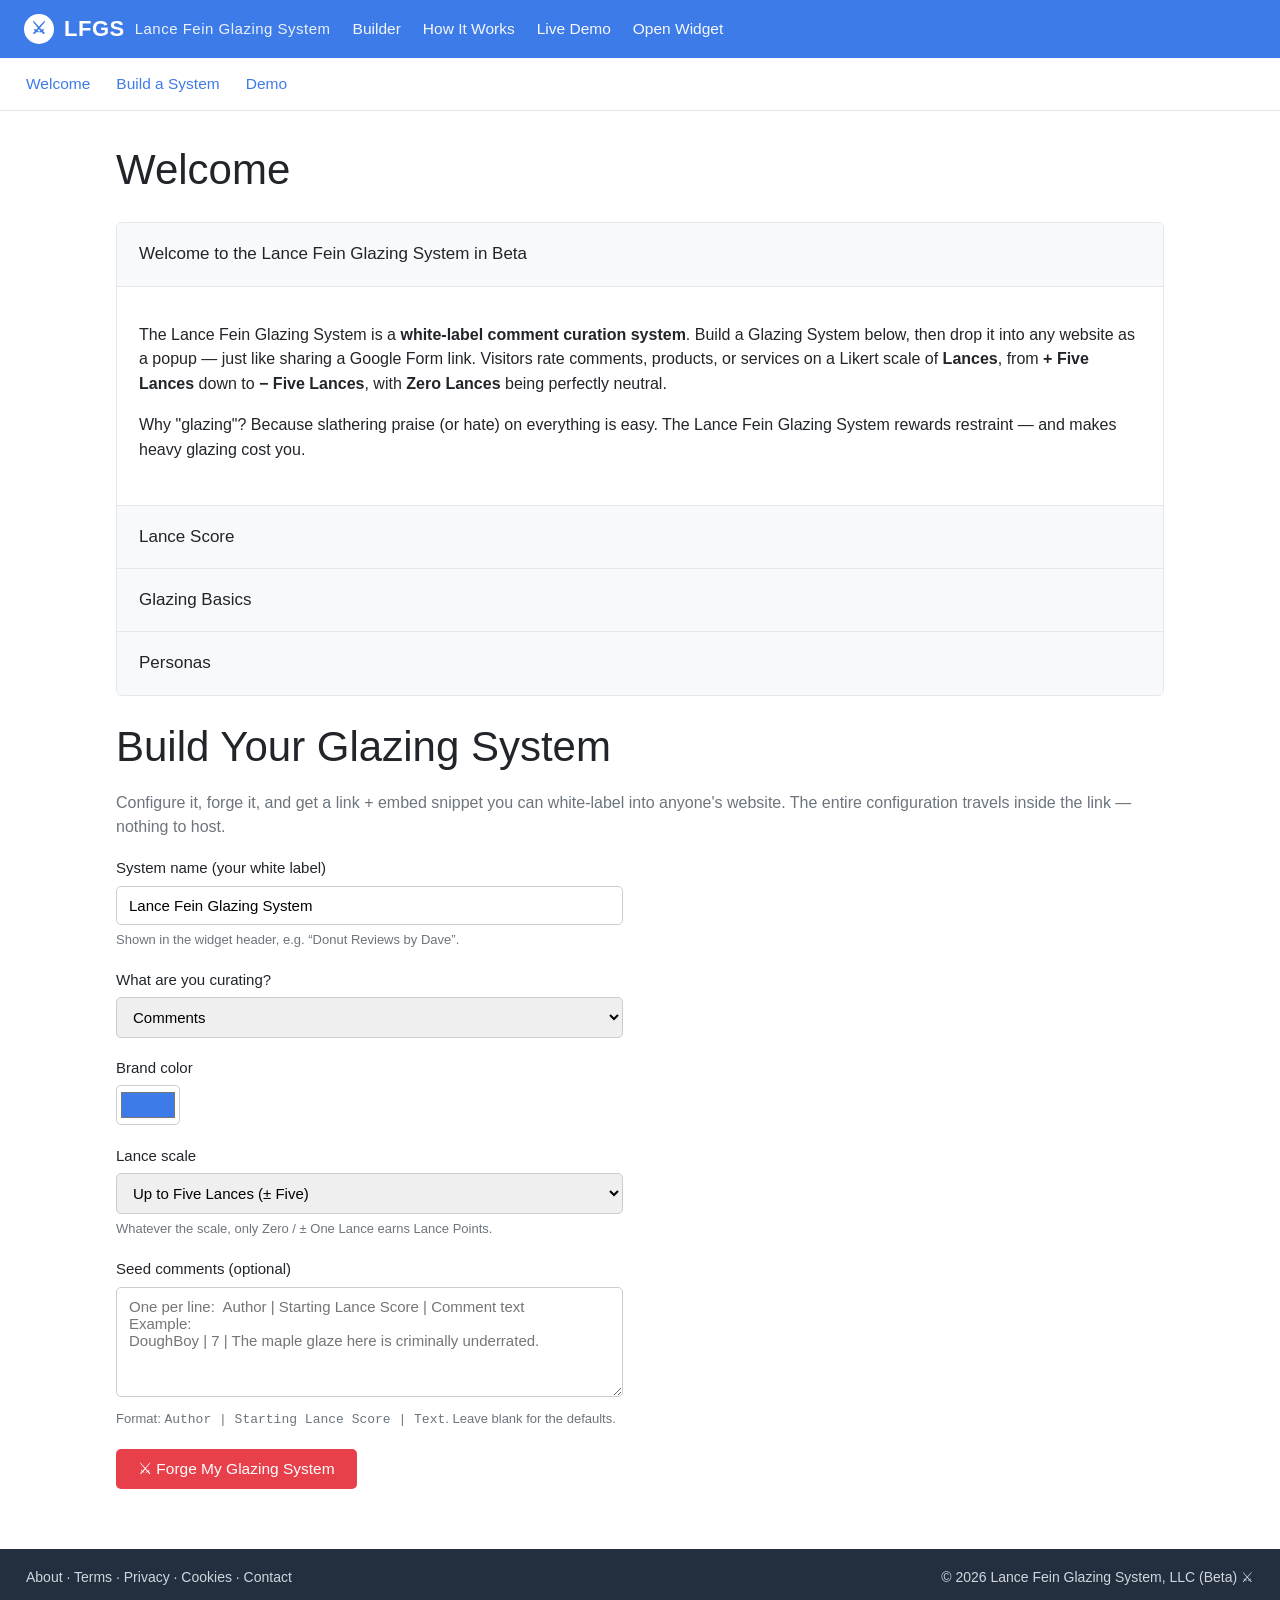
<file: glaze/index.html>
<!DOCTYPE html>
<html lang="en">
<head>
  <meta charset="UTF-8" />
  <meta name="viewport" content="width=device-width, initial-scale=1.0" />
  <title>Lance Fein Glazing System</title>
  <link rel="icon" href="data:image/svg+xml,<svg xmlns=%22http://www.w3.org/2000/svg%22 viewBox=%220 0 100 100%22><text y=%22.9em%22 font-size=%2290%22>⚔</text></svg>" />
  <link rel="stylesheet" href="styles.css" />
</head>
<body>
  <nav class="navbar">
    <span class="brand"><span class="mark">⚔</span> LFGS <span style="font-weight:400;font-size:15px;opacity:.9">Lance Fein Glazing System</span></span>
    <a class="navlink" href="#builder">Builder</a>
    <a class="navlink" href="#welcome">How It Works</a>
    <a class="navlink" href="demo.html">Live Demo</a>
    <a class="navlink" href="widget.html" target="_blank">Open Widget</a>
  </nav>

  <div class="subnav">
    <a href="#welcome">Welcome</a>
    <a href="#builder">Build a System</a>
    <a href="demo.html">Demo</a>
  </div>

  <div class="container">
    <h1 class="page-title" id="welcome">Welcome</h1>

    <div class="accordion">
      <details open>
        <summary>Welcome to the Lance Fein Glazing System in Beta</summary>
        <div class="pane">
          <p>The Lance Fein Glazing System is a <b>white-label comment curation system</b>. Build a
            Glazing System below, then drop it into any website as a popup — just like sharing a
            Google Form link. Visitors rate comments, products, or services on a Likert scale of
            <b>Lances</b>, from <b>+ Five Lances</b> down to <b>− Five Lances</b>, with
            <b>Zero Lances</b> being perfectly neutral.</p>
          <p>Why "glazing"? Because slathering praise (or hate) on everything is easy. The Lance Fein
            Glazing System rewards restraint — and makes heavy glazing cost you.</p>
        </div>
      </details>

      <details>
        <summary>Lance Score</summary>
        <div class="pane">
          <p>Your Lance Score is made up of the following criteria:</p>
          <ol>
            <li>All your <b>Persona's</b> accumulated Lances (across any sites using a Glazing System).</li>
            <li>Behavioral data used to verify and establish user credibility.</li>
            <li>Proprietary formulas using comment data, glazing data, and time spent on site.</li>
          </ol>
          <p>Your Lance Score is in many ways the on-line/digital equivalent of your real-world credit
            score. Just as companies such as Equifax and Experian use various criteria to determine how
            reliable you are as a consumer of credit, the Lance Fein Glazing System uses your Lance
            Score to determine how reliable you are as an author and consumer of digital commentary.</p>
        </div>
      </details>

      <details>
        <summary>Glazing Basics</summary>
        <div class="pane">
          <p>Before you score a comment, the <b>author is invisible to you</b> — you instead see a
            GLAZE FOR MORE ® box. GLAZE FOR MORE indicates that in order to get further information
            about this author, you must score the comment first.</p>
          <div class="scale-figure">GLAZE FOR MORE ® ▾</div>
          <p>When you click on GLAZE FOR MORE, a drop-down with scoring options appears:</p>
          <ul class="scale-list">
            <li>+ Five Lances</li>
            <li>+ Four Lances</li>
            <li>+ Three Lances</li>
            <li>+ Two Lances</li>
            <li>+ One Lance</li>
            <li>Zero Lances (Neutral)</li>
            <li>− One Lance</li>
            <li>− Two Lances</li>
            <li>− Three Lances</li>
            <li>− Four Lances</li>
            <li>− Five Lances</li>
          </ul>
          <p>Select the score you wish to give the comment and press the red Save button. The ribbon
            then reveals the author's name, their Lance Score, the specific score you gave, the total
            score for the comment, and the total amount of replies in the thread.</p>
          <p><b>The credit mechanic — this is the whole point:</b></p>
          <ul>
            <li>Score <b>Zero Lances, One Lance, or Negative One Lance</b> (a measured, honest take)
              → you <b>earn One Lance Point</b> toward your Lance Credit.</li>
            <li>Score anything <b>over + One Lance or under − One Lance</b> (heavy glazing)
              → you <b>lose One Lance Point</b>.</li>
            <li>Either way, the comment's author receives your Lances toward their Lance Score.</li>
          </ul>
          <p>Every comment you score moves your Lance Credit. Rate generously often; rate extremely at
            your own expense.</p>
        </div>
      </details>

      <details>
        <summary>Personas</summary>
        <div class="pane">
          <p>Users may create up to <b>Three Personas</b> to uniquely identify their participation in a
            Glazing System.</p>
          <p>A Persona is always displayed within a distinctive button along with their Lance Score
            badge. Each Persona may score comments and post messages independently of your other
            Personas — and each carries its own Lance Credit.</p>
        </div>
      </details>
    </div>

    <h1 class="page-title" id="builder">Build Your Glazing System</h1>
    <p style="margin-top:-8px;color:var(--muted)">Configure it, forge it, and get a link + embed
      snippet you can white-label into anyone's website. The entire configuration travels inside the
      link — nothing to host.</p>

    <div class="builder-grid">
      <div>
        <div class="field">
          <label for="f-name">System name (your white label)</label>
          <input type="text" id="f-name" value="Lance Fein Glazing System" maxlength="60" />
          <div class="hint">Shown in the widget header, e.g. “Donut Reviews by Dave”.</div>
        </div>

        <div class="field">
          <label for="f-items">What are you curating?</label>
          <select id="f-items">
            <option value="comments" selected>Comments</option>
            <option value="products">Products</option>
            <option value="services">Services</option>
          </select>
        </div>

        <div class="field">
          <label for="f-color">Brand color</label>
          <input type="color" id="f-color" value="#3d7be8" />
        </div>

        <div class="field">
          <label for="f-scale">Lance scale</label>
          <select id="f-scale">
            <option value="5" selected>Up to Five Lances (± Five)</option>
            <option value="3">Up to Three Lances (± Three)</option>
            <option value="2">Up to Two Lances (± Two)</option>
          </select>
          <div class="hint">Whatever the scale, only Zero / ± One Lance earns Lance Points.</div>
        </div>

        <div class="field">
          <label for="f-seed">Seed comments (optional)</label>
          <textarea id="f-seed" placeholder="One per line:  Author | Starting Lance Score | Comment text&#10;Example:&#10;DoughBoy | 7 | The maple glaze here is criminally underrated."></textarea>
          <div class="hint">Format: <code>Author | Starting Lance Score | Text</code>. Leave blank for the defaults.</div>
        </div>

        <button class="btn btn-red" id="f-build">⚔ Forge My Glazing System</button>
      </div>

      <div id="output" style="display:none">
        <div class="output-block">
          <h3>Direct link (share like a Google Form)</h3>
          <input type="text" id="o-link" readonly />
          <div class="copy-row">
            <button class="btn btn-ghost" data-copy="o-link">Copy link</button>
            <a id="o-open" href="#" target="_blank" class="btn btn-ghost" style="text-decoration:none">Open ↗</a>
            <span class="copied-note" id="note-o-link"></span>
          </div>
        </div>

        <div class="output-block">
          <h3>Popup embed snippet (paste into any website)</h3>
          <textarea id="o-embed" readonly></textarea>
          <div class="copy-row">
            <button class="btn btn-ghost" data-copy="o-embed">Copy snippet</button>
            <span class="copied-note" id="note-o-embed"></span>
          </div>
        </div>

        <div class="output-block">
          <h3>Live preview</h3>
          <iframe class="preview-frame" id="o-preview" title="Glazing System preview"></iframe>
        </div>
      </div>
    </div>
  </div>

  <footer class="site-footer">
    <span>About · Terms · Privacy · Cookies · Contact</span>
    <span>© 2026 Lance Fein Glazing System, LLC (Beta) ⚔</span>
  </footer>

  <script src="lance.js"></script>
  <script src="builder.js"></script>
</body>
</html>
</file>
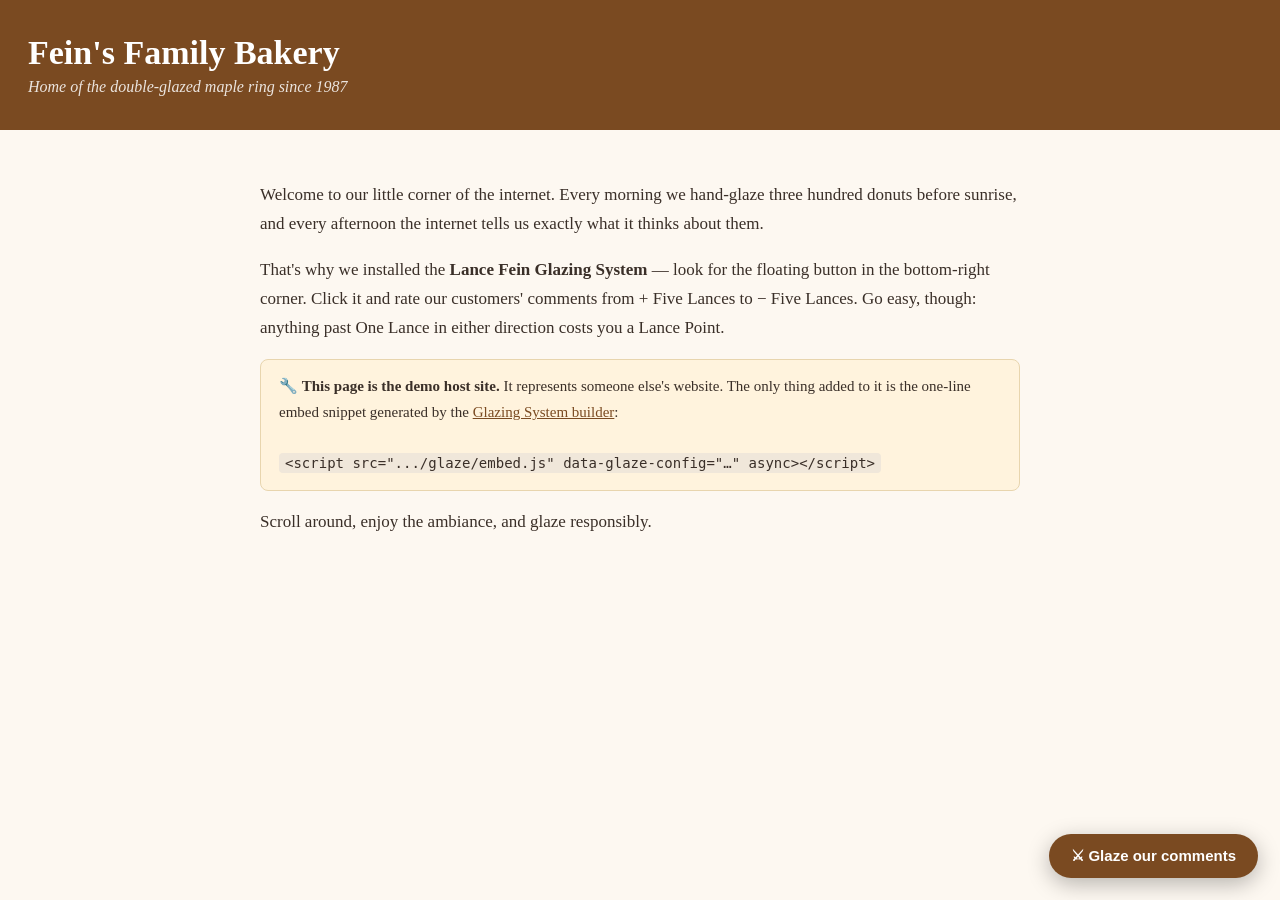
<file: glaze/demo.html>
<!DOCTYPE html>
<html lang="en">
<head>
  <meta charset="UTF-8" />
  <meta name="viewport" content="width=device-width, initial-scale=1.0" />
  <title>Fein's Family Bakery — demo host site</title>
  <link rel="icon" href="data:image/svg+xml,<svg xmlns=%22http://www.w3.org/2000/svg%22 viewBox=%220 0 100 100%22><text y=%22.9em%22 font-size=%2290%22>🍩</text></svg>" />
  <style>
    /* Deliberately NOT the Glazing System's styles — this page plays the role
       of somebody else's website that installed the embed snippet. */
    body { margin: 0; font-family: Georgia, "Times New Roman", serif; color: #3a2f28; background: #fdf8f1; }
    header { background: #7a4a21; color: #fff; padding: 34px 28px; }
    header h1 { margin: 0 0 6px; font-size: 34px; }
    header p { margin: 0; opacity: 0.85; font-style: italic; }
    main { max-width: 760px; margin: 0 auto; padding: 34px 28px 120px; font-size: 17px; line-height: 1.7; }
    .note { background: #fff3dd; border: 1px solid #e8d5ae; border-radius: 8px; padding: 14px 18px; font-size: 15px; }
    code { background: #f0e7da; padding: 2px 6px; border-radius: 4px; font-size: 14px; }
    a { color: #7a4a21; }
  </style>
</head>
<body>
  <header>
    <h1>Fein's Family Bakery</h1>
    <p>Home of the double-glazed maple ring since 1987</p>
  </header>
  <main>
    <p>Welcome to our little corner of the internet. Every morning we hand-glaze three hundred
      donuts before sunrise, and every afternoon the internet tells us exactly what it thinks
      about them.</p>

    <p>That's why we installed the <b>Lance Fein Glazing System</b> — look for the floating
      button in the bottom-right corner. Click it and rate our customers' comments from
      + Five Lances to − Five Lances. Go easy, though: anything past One Lance in either
      direction costs you a Lance Point.</p>

    <div class="note">
      🔧 <b>This page is the demo host site.</b> It represents someone else's website. The only
      thing added to it is the one-line embed snippet generated by the
      <a href="index.html#builder">Glazing System builder</a>:
      <br /><br />
      <code>&lt;script src=".../glaze/embed.js" data-glaze-config="…" async&gt;&lt;/script&gt;</code>
    </div>

    <p>Scroll around, enjoy the ambiance, and glaze responsibly.</p>
  </main>

  <!-- ⚔ Lance Fein Glazing System embed — the one line a site owner pastes in.
       (No data-glaze-config here, so it opens the default demo system.) -->
  <script src="embed.js"
          data-glaze-label="⚔ Glaze our comments"
          data-glaze-color="#7a4a21"
          async></script>
</body>
</html>
</file>
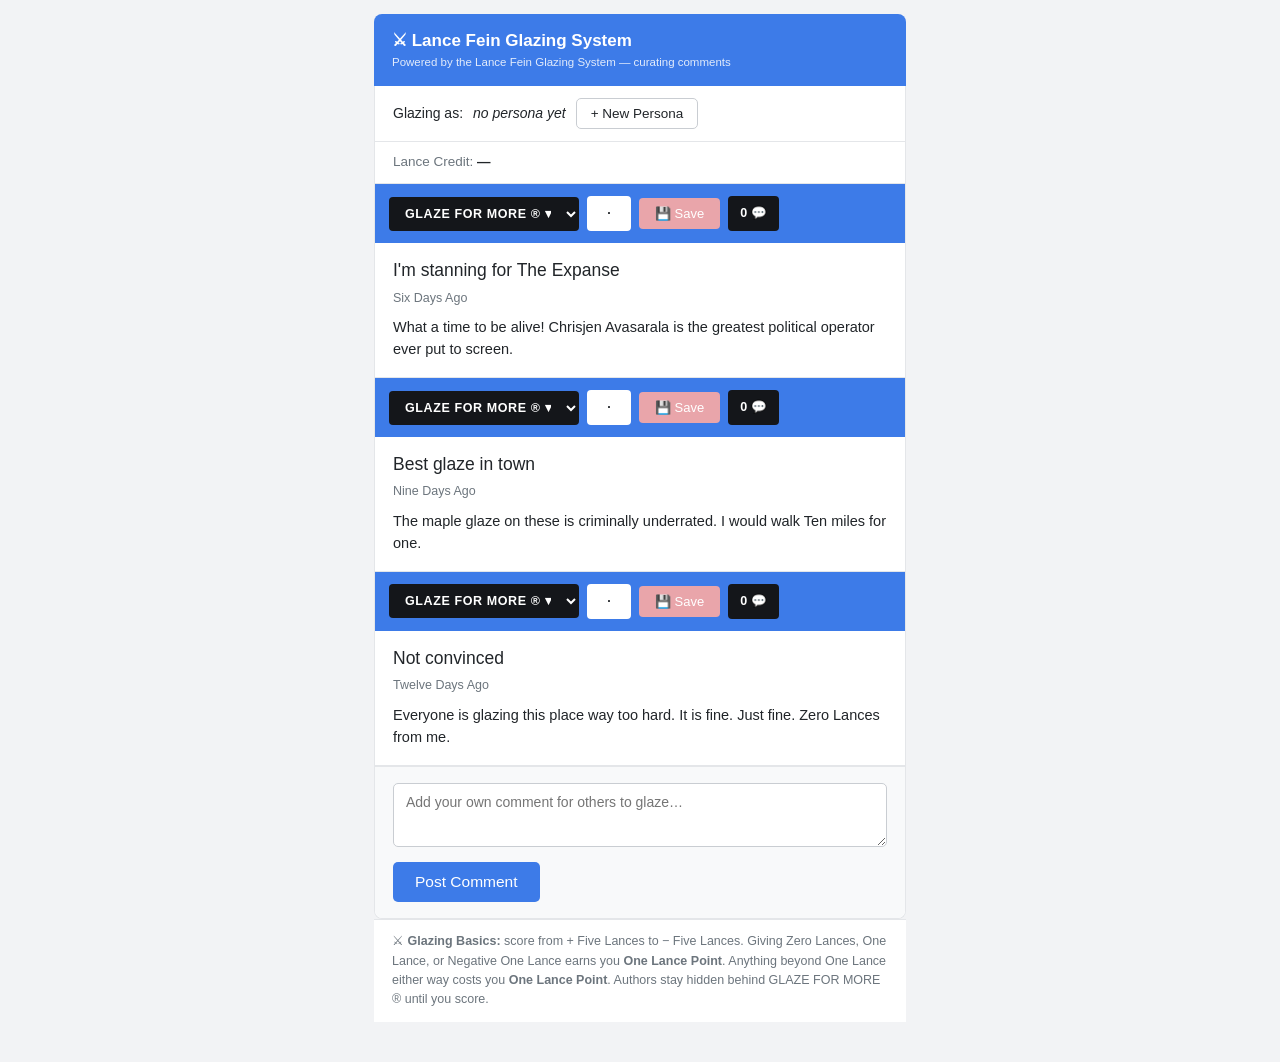
<file: glaze/widget.html>
<!DOCTYPE html>
<html lang="en">
<head>
  <meta charset="UTF-8" />
  <meta name="viewport" content="width=device-width, initial-scale=1.0" />
  <title>Lance Fein Glazing System</title>
  <link rel="icon" href="data:image/svg+xml,<svg xmlns=%22http://www.w3.org/2000/svg%22 viewBox=%220 0 100 100%22><text y=%22.9em%22 font-size=%2290%22>⚔</text></svg>" />
  <link rel="stylesheet" href="styles.css" />
</head>
<body class="widget-body">
  <div class="widget-shell" id="shell">
    <!-- rendered by widget.js -->
  </div>
  <div class="toast" id="toast"></div>

  <script src="lance.js"></script>
  <script src="widget.js"></script>
</body>
</html>
</file>
<file: glaze/styles.css>
/* ============================================================
   Lance Fein Glazing System — styles
   Look-and-feel modeled on the reference product: blue navbar,
   card accordions, black GLAZE FOR MORE dropdown, red save.
   ============================================================ */

:root {
  --brand: #3d7be8;
  --brand-dark: #2c5fc0;
  --ink: #212529;
  --muted: #6c757d;
  --line: #e4e6e9;
  --card: #f8f9fa;
  --red: #e8404a;
  --red-dark: #c9303a;
  --black: #14161a;
  --footer: #232f3e;
}

* { box-sizing: border-box; }

body {
  margin: 0;
  font-family: Roboto, "Segoe UI", Helvetica, Arial, sans-serif;
  color: var(--ink);
  background: #fff;
  line-height: 1.55;
}

a { color: var(--brand); text-decoration: none; }
a:hover { text-decoration: underline; }

/* ---------- Navbar ---------- */
.navbar {
  background: var(--brand);
  color: #fff;
  display: flex;
  align-items: center;
  gap: 22px;
  padding: 12px 24px;
  flex-wrap: wrap;
}
.navbar .brand {
  font-size: 22px;
  font-weight: 700;
  letter-spacing: 0.5px;
  display: flex;
  align-items: center;
  gap: 10px;
  color: #fff;
}
.navbar .brand .mark {
  background: #fff;
  color: var(--brand);
  border-radius: 50%;
  width: 30px;
  height: 30px;
  display: inline-flex;
  align-items: center;
  justify-content: center;
  font-size: 17px;
}
.navbar a.navlink {
  color: #fff;
  font-size: 15.5px;
  opacity: 0.95;
}
.navbar a.navlink:hover { opacity: 1; text-decoration: none; }

/* ---------- Sub nav ---------- */
.subnav {
  display: flex;
  gap: 26px;
  padding: 14px 26px;
  border-bottom: 1px solid var(--line);
}
.subnav a { font-size: 15.5px; }

.container { max-width: 1100px; margin: 0 auto; padding: 8px 26px 60px; }

h1.page-title { font-size: 42px; font-weight: 400; margin: 18px 0 20px; }

/* ---------- Accordion cards ---------- */
.accordion { border: 1px solid var(--line); border-radius: 6px; overflow: hidden; }
.accordion details { border-bottom: 1px solid var(--line); }
.accordion details:last-child { border-bottom: none; }
.accordion summary {
  cursor: pointer;
  list-style: none;
  padding: 18px 22px;
  background: var(--card);
  font-size: 17px;
  font-weight: 500;
}
.accordion summary::-webkit-details-marker { display: none; }
.accordion details[open] > summary { border-bottom: 1px solid var(--line); }
.accordion .pane { padding: 20px 22px 26px; background: #fff; }

/* ---------- Forms (builder) ---------- */
.builder-grid {
  display: grid;
  grid-template-columns: 1fr 1fr;
  gap: 34px;
  margin-top: 8px;
}
@media (max-width: 900px) { .builder-grid { grid-template-columns: 1fr; } }

.field { margin-bottom: 18px; }
.field label { display: block; font-weight: 500; margin-bottom: 6px; font-size: 15px; }
.field .hint { font-size: 13px; color: var(--muted); margin-top: 5px; }
.field input[type="text"],
.field select,
.field textarea {
  width: 100%;
  padding: 10px 12px;
  border: 1px solid #c9cdd2;
  border-radius: 5px;
  font-size: 15px;
  font-family: inherit;
}
.field textarea { min-height: 110px; resize: vertical; }
.field input[type="color"] {
  width: 64px;
  height: 40px;
  padding: 2px;
  border: 1px solid #c9cdd2;
  border-radius: 5px;
  background: #fff;
}

.btn {
  display: inline-block;
  border: none;
  border-radius: 5px;
  padding: 11px 22px;
  font-size: 15.5px;
  font-weight: 500;
  cursor: pointer;
  font-family: inherit;
}
.btn-primary { background: var(--brand); color: #fff; }
.btn-primary:hover { background: var(--brand-dark); }
.btn-red { background: var(--red); color: #fff; }
.btn-red:hover { background: var(--red-dark); }
.btn-red:disabled { background: #e9a5aa; cursor: not-allowed; }
.btn-ghost {
  background: #fff;
  border: 1px solid #c9cdd2;
  color: var(--ink);
  padding: 7px 14px;
  font-size: 13.5px;
}
.btn-ghost:hover { background: var(--card); }

.output-block { margin-bottom: 22px; }
.output-block h3 { margin: 0 0 8px; font-size: 16px; }
.output-block textarea,
.output-block input[type="text"] {
  width: 100%;
  font-family: "SF Mono", Menlo, Consolas, monospace;
  font-size: 12.5px;
  padding: 10px 12px;
  border: 1px solid #c9cdd2;
  border-radius: 5px;
  background: var(--card);
  color: #333;
}
.output-block textarea { min-height: 86px; resize: vertical; }
.copy-row { display: flex; gap: 10px; margin-top: 8px; align-items: center; }
.copied-note { font-size: 13px; color: #1a8a3c; }

.preview-frame {
  width: 100%;
  height: 640px;
  border: 1px solid var(--line);
  border-radius: 8px;
  box-shadow: 0 8px 30px rgba(0, 0, 0, 0.10);
}

/* ---------- Widget ---------- */
body.widget-body { background: #f2f3f5; }

.widget-shell { max-width: 560px; margin: 0 auto; padding: 14px 14px 40px; }

.widget-header {
  background: var(--brand);
  color: #fff;
  border-radius: 8px 8px 0 0;
  padding: 14px 18px;
  display: flex;
  align-items: center;
  justify-content: space-between;
  gap: 12px;
}
.widget-header .wtitle { font-size: 17px; font-weight: 600; }
.widget-header .wsub { font-size: 11.5px; opacity: 0.85; }
.widget-close {
  background: rgba(255, 255, 255, 0.18);
  border: none;
  color: #fff;
  width: 30px;
  height: 30px;
  border-radius: 50%;
  font-size: 15px;
  cursor: pointer;
  flex: none;
}
.widget-close:hover { background: rgba(255, 255, 255, 0.3); }

.persona-bar {
  background: #fff;
  border: 1px solid var(--line);
  border-top: none;
  padding: 12px 18px;
  display: flex;
  align-items: center;
  gap: 10px;
  flex-wrap: wrap;
  font-size: 14px;
}
.persona-bar select { padding: 6px 8px; border-radius: 5px; border: 1px solid #c9cdd2; font-family: inherit; }

.credit-bar {
  background: #fff;
  border: 1px solid var(--line);
  border-top: none;
  padding: 10px 18px;
  font-size: 13.5px;
  color: var(--muted);
}
.credit-bar b { color: var(--ink); }

.comments { background: #fff; border: 1px solid var(--line); border-top: none; border-radius: 0 0 8px 8px; }

.comment { border-bottom: 1px solid var(--line); }
.comment:last-child { border-bottom: none; }

.ribbon {
  padding: 12px 14px;
  display: flex;
  align-items: center;
  gap: 8px;
  flex-wrap: wrap;
}

/* Black GLAZE FOR MORE dropdown, per the reference product */
.glaze-select {
  background: var(--black);
  color: #fff;
  border: none;
  border-radius: 4px;
  padding: 9px 12px;
  font-size: 12.5px;
  font-weight: 700;
  letter-spacing: 0.6px;
  cursor: pointer;
  font-family: inherit;
  max-width: 190px;
}
.glaze-select option { background: #fff; color: var(--ink); font-weight: 400; }

.score-box {
  background: #fff;
  color: var(--ink);
  border-radius: 4px;
  min-width: 44px;
  padding: 8px 10px;
  font-size: 12.5px;
  font-weight: 600;
  text-align: center;
}

.pill {
  background: var(--black);
  color: #fff;
  border-radius: 4px;
  padding: 8px 12px;
  font-size: 12.5px;
  font-weight: 600;
  border: none;
  font-family: inherit;
}
button.pill { cursor: pointer; }
button.pill:hover { background: #2a2e35; }

.save-btn {
  background: var(--red);
  border: none;
  color: #fff;
  border-radius: 4px;
  padding: 8px 16px;
  font-size: 13px;
  cursor: pointer;
}
.save-btn:hover { background: var(--red-dark); }
.save-btn:disabled { background: #e9a5aa; cursor: not-allowed; }

.author-chip {
  background: rgba(255, 255, 255, 0.16);
  border: 1px solid rgba(255, 255, 255, 0.35);
  color: #fff;
  border-radius: 4px;
  padding: 6px 12px;
  font-size: 13.5px;
  font-weight: 600;
  display: inline-flex;
  align-items: center;
  gap: 8px;
}
.lance-badge {
  background: var(--red);
  color: #fff;
  border-radius: 3px;
  padding: 2px 7px;
  font-size: 11px;
  font-weight: 700;
  white-space: nowrap;
}

.comment-body { padding: 14px 18px 16px; }
.comment-body .ctitle { font-size: 17.5px; font-weight: 500; margin: 0 0 4px; }
.comment-body .cmeta { font-size: 12.5px; color: var(--muted); margin-bottom: 8px; }
.comment-body .ctext { font-size: 14.5px; }

.replies { margin-top: 12px; border-left: 3px solid var(--line); padding-left: 14px; }
.reply { font-size: 13.5px; margin-bottom: 8px; }
.reply .rwho { font-weight: 600; }
.reply-form { display: flex; gap: 8px; margin-top: 10px; }
.reply-form input {
  flex: 1;
  padding: 8px 10px;
  border: 1px solid #c9cdd2;
  border-radius: 5px;
  font-size: 13.5px;
  font-family: inherit;
}

.new-comment { padding: 16px 18px; background: var(--card); border-top: 1px solid var(--line); border-radius: 0 0 8px 8px; }
.new-comment textarea {
  width: 100%;
  min-height: 64px;
  padding: 10px 12px;
  border: 1px solid #c9cdd2;
  border-radius: 5px;
  font-size: 14px;
  font-family: inherit;
  resize: vertical;
  margin-bottom: 8px;
}

.rules-note {
  font-size: 12.5px;
  color: var(--muted);
  padding: 12px 18px;
  border-top: 1px solid var(--line);
  background: #fff;
}

.toast {
  position: fixed;
  left: 50%;
  bottom: 22px;
  transform: translateX(-50%);
  background: var(--black);
  color: #fff;
  padding: 11px 20px;
  border-radius: 6px;
  font-size: 13.5px;
  box-shadow: 0 6px 24px rgba(0, 0, 0, 0.3);
  opacity: 0;
  pointer-events: none;
  transition: opacity 0.25s;
  max-width: 90%;
  text-align: center;
  z-index: 50;
}
.toast.show { opacity: 1; }

/* ---------- Footer ---------- */
.site-footer {
  background: var(--footer);
  color: #cfd6dd;
  padding: 18px 26px;
  font-size: 14px;
  display: flex;
  justify-content: space-between;
  flex-wrap: wrap;
  gap: 10px;
}
.site-footer a { color: #cfd6dd; }

/* ---------- Screenshot-style scale figure ---------- */
.scale-figure {
  display: inline-block;
  background: var(--black);
  color: #fff;
  border-radius: 4px;
  padding: 9px 14px;
  font-size: 12.5px;
  font-weight: 700;
  letter-spacing: 0.6px;
  margin-bottom: 8px;
}
.scale-list { list-style: none; margin: 0; padding: 4px 0 0 12px; border-left: 4px solid var(--brand); }
.scale-list li { padding: 5px 10px; font-size: 14.5px; }
</file>
